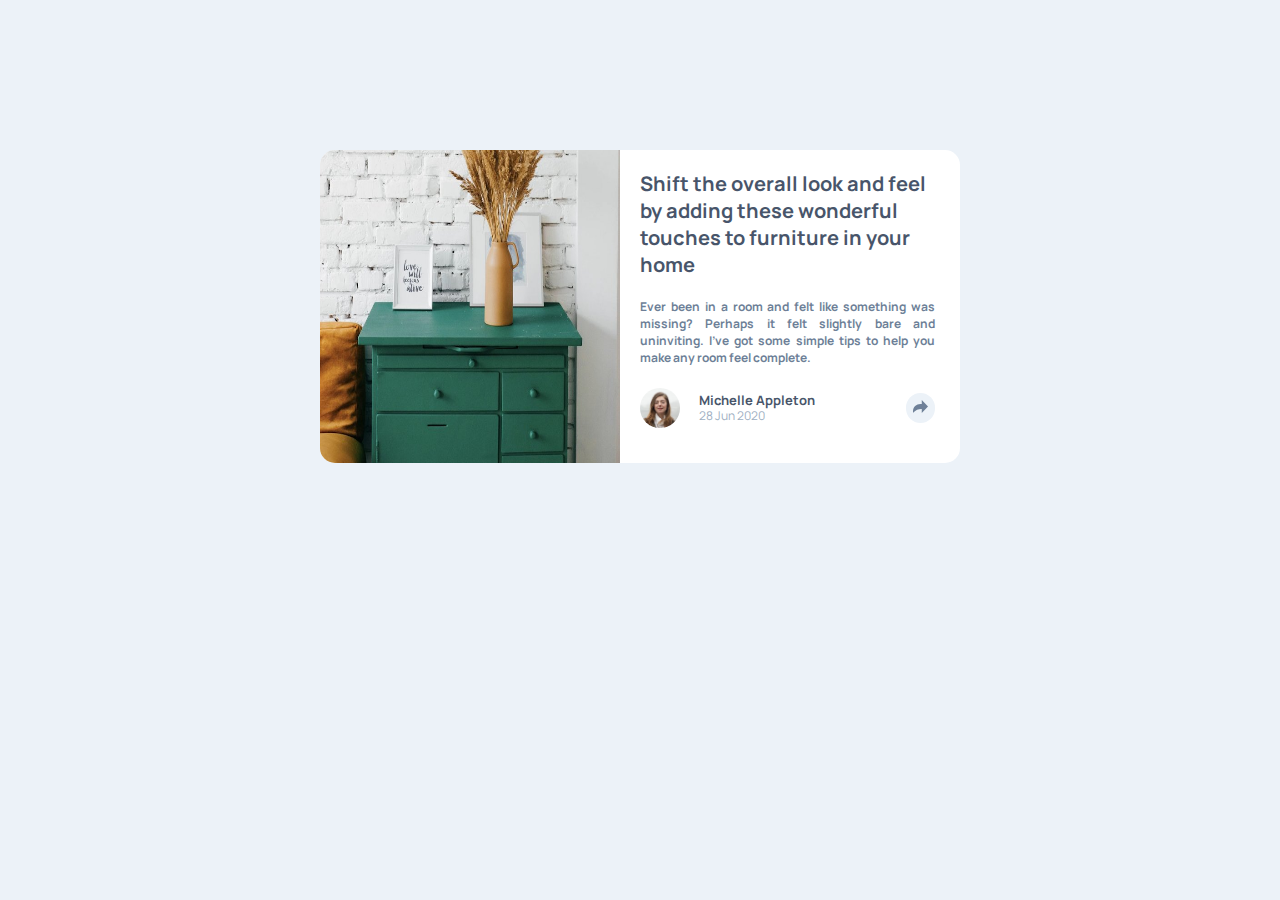
<file: article-preview-component-master/index.html>
<!DOCTYPE html>
<html lang="en">
<head>
  <meta charset="UTF-8">
  <meta name="viewport" content="width=device-width, initial-scale=1.0"> <!-- displays site properly based on user's device -->

  <link rel="icon" type="image/png" sizes="32x32" href="./images/favicon-32x32.png">
  <link rel="stylesheet" href="style.css">
  <title>Frontend Mentor | Article preview component</title>
</head>
<body>

  <main class="wrapper">
    <img class="img" src="./images/drawers.jpg" alt="">
    <div class="text__wrapper">
      <p class="title">
        Shift the overall look and feel by adding these wonderful 
        touches to furniture in your home
      </p>
      <p class="desc">
        Ever been in a room and felt like something was missing? Perhaps 
        it felt slightly bare and uninviting. I’ve got some simple tips 
        to help you make any room feel complete.
      </p>
      <div class="profile__wrapper">
        <img class="icon" src="./images/avatar-michelle.jpg" alt="">
        <div class="div__wrapper">
          <p class="name">Michelle Appleton</p>
          <p class="date">28 Jun 2020</p>
        </div>
        <div class="share__wrapper" id="share__wrapper">
          <img class="share" src="./images/icon-share.svg" alt="Share">
          <div class="share_message">
            SHARE
            <div class="share_message_svg">
              <img src="./images/icon-facebook.svg" alt="">
              <img src="./images/icon-twitter.svg" alt="">
              <img src="./images/icon-pinterest.svg" alt="">
            </div>
            <div class="triangle"></div>
          </div>
        </div>
      </div>
    </div>
  </main>
</body>
<script src="./index.js"></script>
</html>
</file>
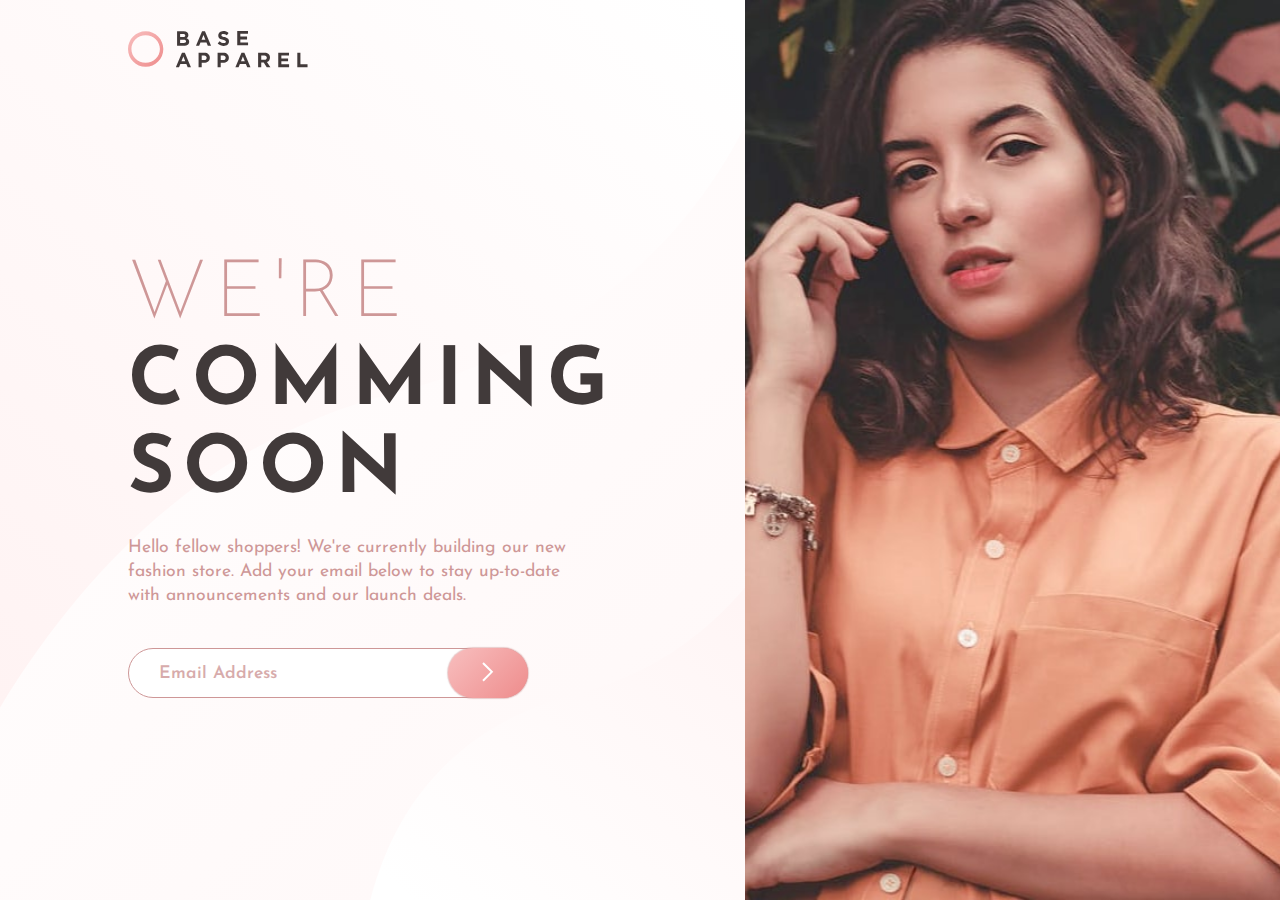
<file: base-apparel-coming-soon-master/index.html>
<!DOCTYPE html>
<html lang="en">
<head>
  <meta charset="UTF-8">
  <meta name="viewport" content="width=device-width, initial-scale=1.0"> <!-- displays site properly based on user's device -->

  <link rel="stylesheet" href="style.css">
  <link rel="icon" type="image/png" sizes="32x32" href="./images/favicon-32x32.png">
  
  <title>Frontend Mentor | Base Apparel coming soon page</title>

</head>
<body>
  <header><img src="./images/logo.svg" alt="Logo" class="Logo"></header>
  <div class="container">
    <div class="left">
      <h1>We're <br> <span>comming <br>soon</span></h1>
      <p>Hello fellow shoppers! We're currently building our new fashion store.
        Add your email below to stay up-to-date with announcements and our launch deals.</p>
        <form action="#">
          <input type="email" placeholder="Email Address">
          <img src="./images/icon-error.svg" class="error-icon" alt="">
          <button type="submit"><img src="./images/icon-arrow.svg" alt="submit"></button>
          <p class="error-text">Please, provide a valid email</p>
        </form>
        
    </div>
    <div class="right"></div>
  </div>
  <script src="./main.js"></script>
</body>
</html>
</file>
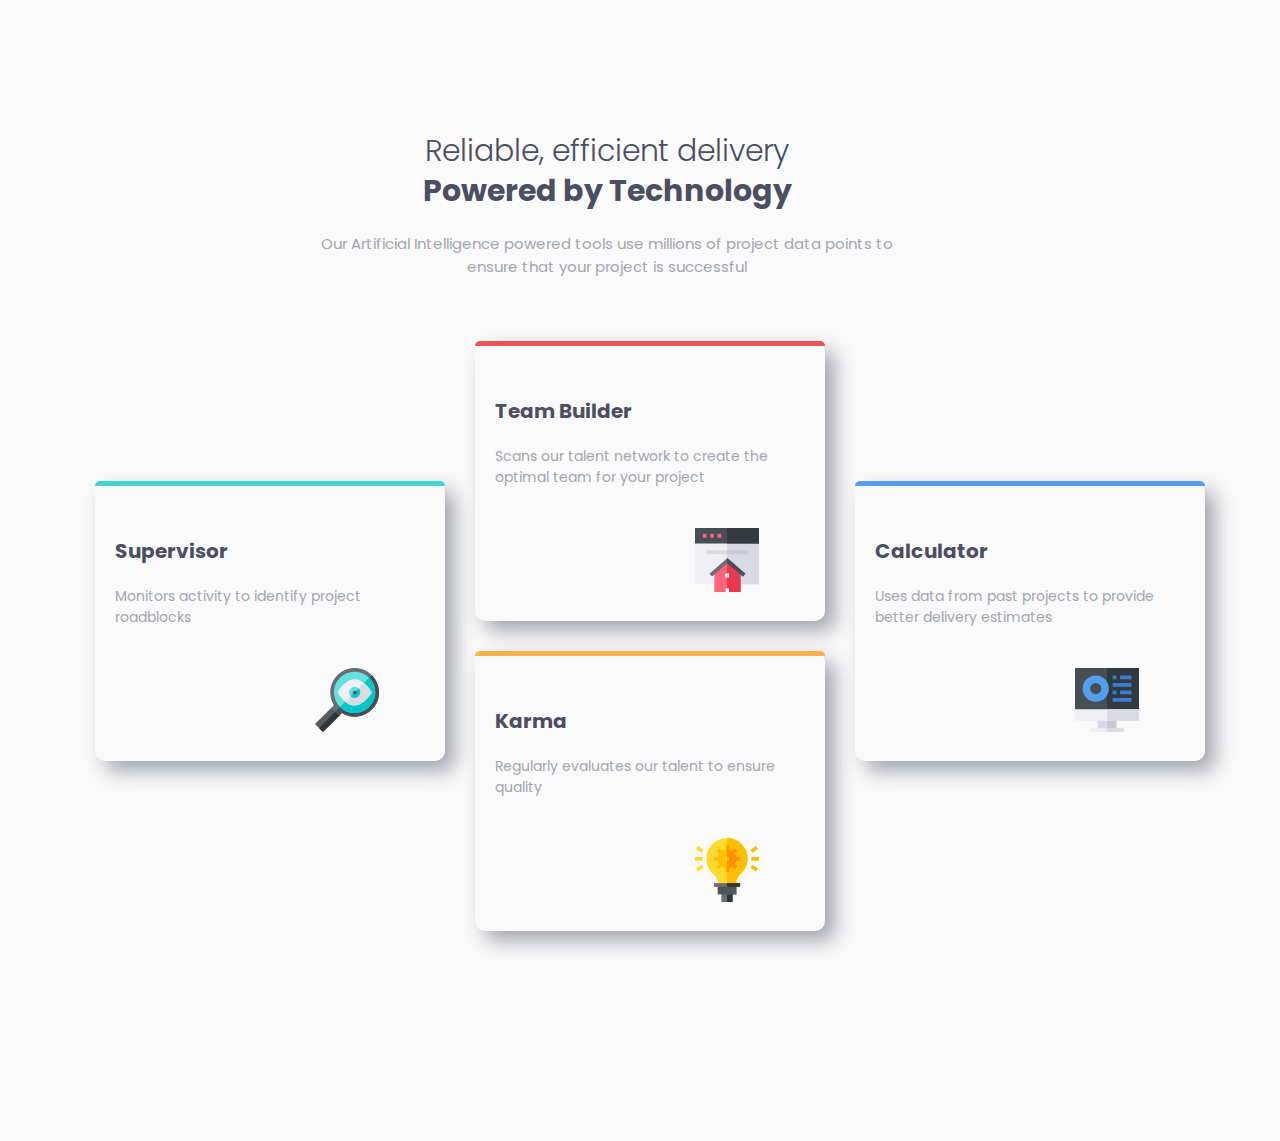
<file: four-card-feature-section-master/index.html>
<!DOCTYPE html>
<html lang="en">
<head>
  <meta charset="UTF-8">
  <meta name="viewport" content="width=device-width, initial-scale=1.0"> 
  <link rel="icon" type="image/png" sizes="32x32" href="./images/favicon-32x32.png">
  <link rel="stylesheet" href="style.css">
  <title>Frontend Mentor | Four card feature section</title>

</head>
<body>

  <main class="wrapper">

    <div class="wrapper__title">
      <h1 class="title">Reliable, efficient delivery</h1>
      <h1 class="subtitle">Powered by Technology</h1>
      <h2 class="desc">Our Artificial Intelligence powered tools use millions of project data points 
        to ensure that your project is successful</h2>
    </div>

    <div class="wrapper__cards">

      <div class="card supervisor">
        <div class="color_supervisor"></div>
        <h2 class="card_title">Supervisor</h2>
        <h3 class="card_desc">Monitors activity to identify project roadblocks</h3>
        <img src="./images/icon-supervisor.svg" alt="">
      </div>

      <div class="wrapper__middle__cards">

        <div class="card teamBuilder">
          <div class="color_teamBuilder"></div>
          <h2 class="card_title">Team Builder</h2>
          <h3 class="card_desc">Scans our talent network to create the optimal team for your project</h3>
          <img src="./images/icon-team-builder.svg" alt="">
        </div>

        <div class="card karma">
          <div class="color_karma"></div>
          <h2 class="card_title">Karma</h2>
          <h3 class="card_desc">Regularly evaluates our talent to ensure quality</h3>
          <img src="./images/icon-karma.svg" alt="">
        </div>
      </div>

      <div class="card calculator">
        <div class="color_calculator"></div>
        <h2 class="card_title">Calculator</h2>
        <h3 class="card_desc">Uses data from past projects to provide better delivery estimates</h3>
        <img src="./images/icon-calculator.svg" alt="">
      </div>

    </div>

  </main>
</body>
</html>
</file>
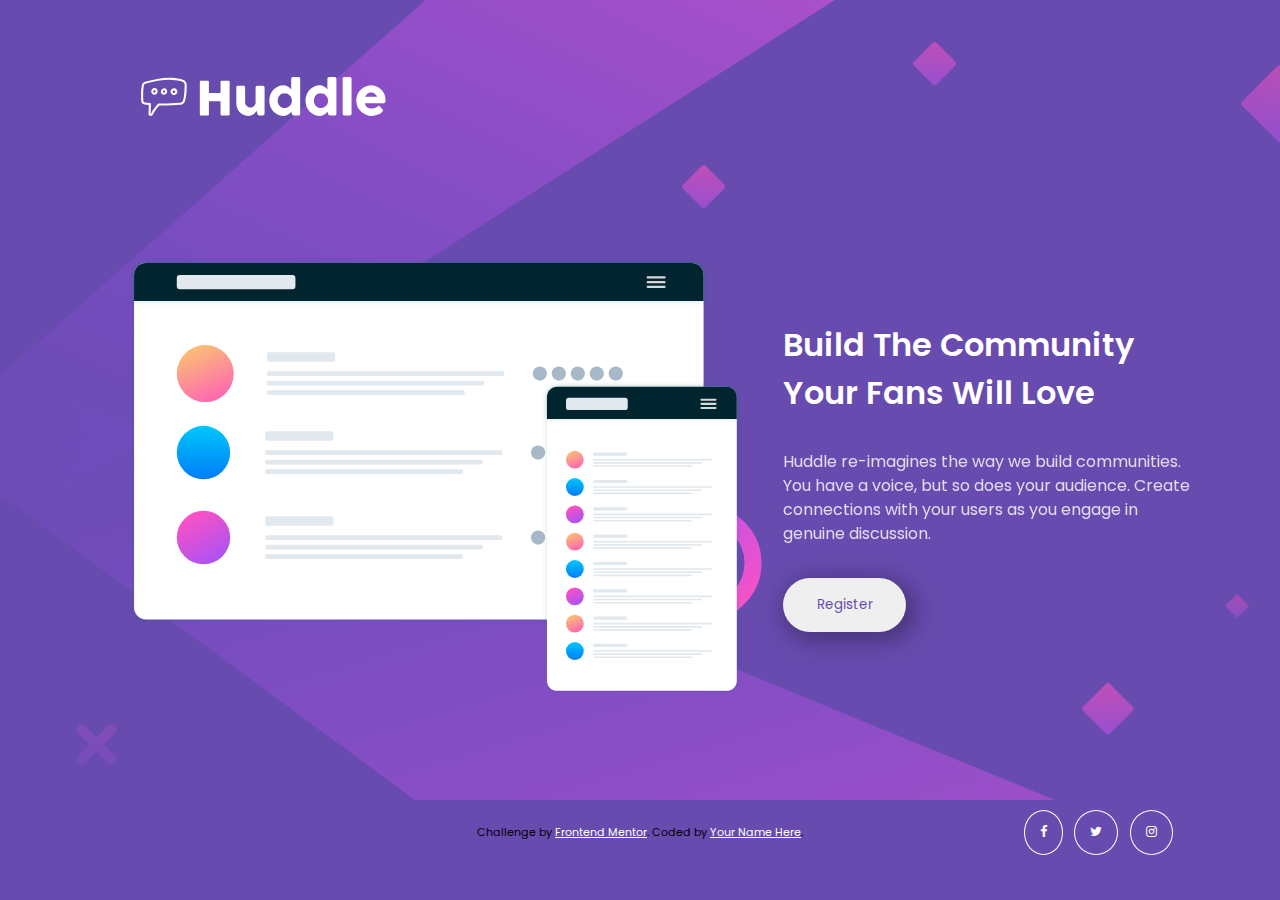
<file: huddle-landing-page-with-single-introductory-section-master/index.html>
<!DOCTYPE html>
<html lang="en">
<head>
  <meta charset="UTF-8">
  <meta name="viewport" content="width=device-width, initial-scale=1.0"> <!-- displays site properly based on user's device -->

  <link rel="icon" type="image/png" sizes="32x32" href="./images/favicon-32x32.png">
  <link rel="stylesheet" href="https://cdnjs.cloudflare.com/ajax/libs/font-awesome/4.7.0/css/font-awesome.min.css">
  <link rel="stylesheet" href="style.css">
  <title>Frontend Mentor | Huddle landing page with single introductory section</title>

  <!-- Feel free to remove these styles or customise in your own stylesheet 👍 -->
  <style>
    .attribution { font-size: 11px; text-align: center; }
    .attribution a { color: white; }
  </style>
</head>
<body>

  <img class="logo" src="./images/logo.svg" alt="">
  <main class="wrapper">
    <img class="mockups" src="./images/illustration-mockups.svg" >
    <div class="text">
      <h1 class="title">Build The Community Your Fans Will Love</h1>
      <p class="description">Huddle re-imagines the way we build communities. You have a voice, but so does your audience. 
      Create connections with your users as you engage in genuine discussion.</p>
    <form action="#">
      <button type="submit">Register</button>
    </form>
    </div>
  </main> 
  <div class="social">
    <a href="#" class="fa fa-facebook"></a>
    <a href="#" class="fa fa-twitter"></a>
    <a href="#" class="fa fa-instagram"></a>
  </div>
  <footer>
    <p class="attribution">
      Challenge by <a href="https://www.frontendmentor.io?ref=challenge" target="_blank">Frontend Mentor</a>. 
      Coded by <a href="#">Your Name Here</a>.
    </p>
  </footer>
</body>
<script src="./main.js"></script>
</html>
</file>
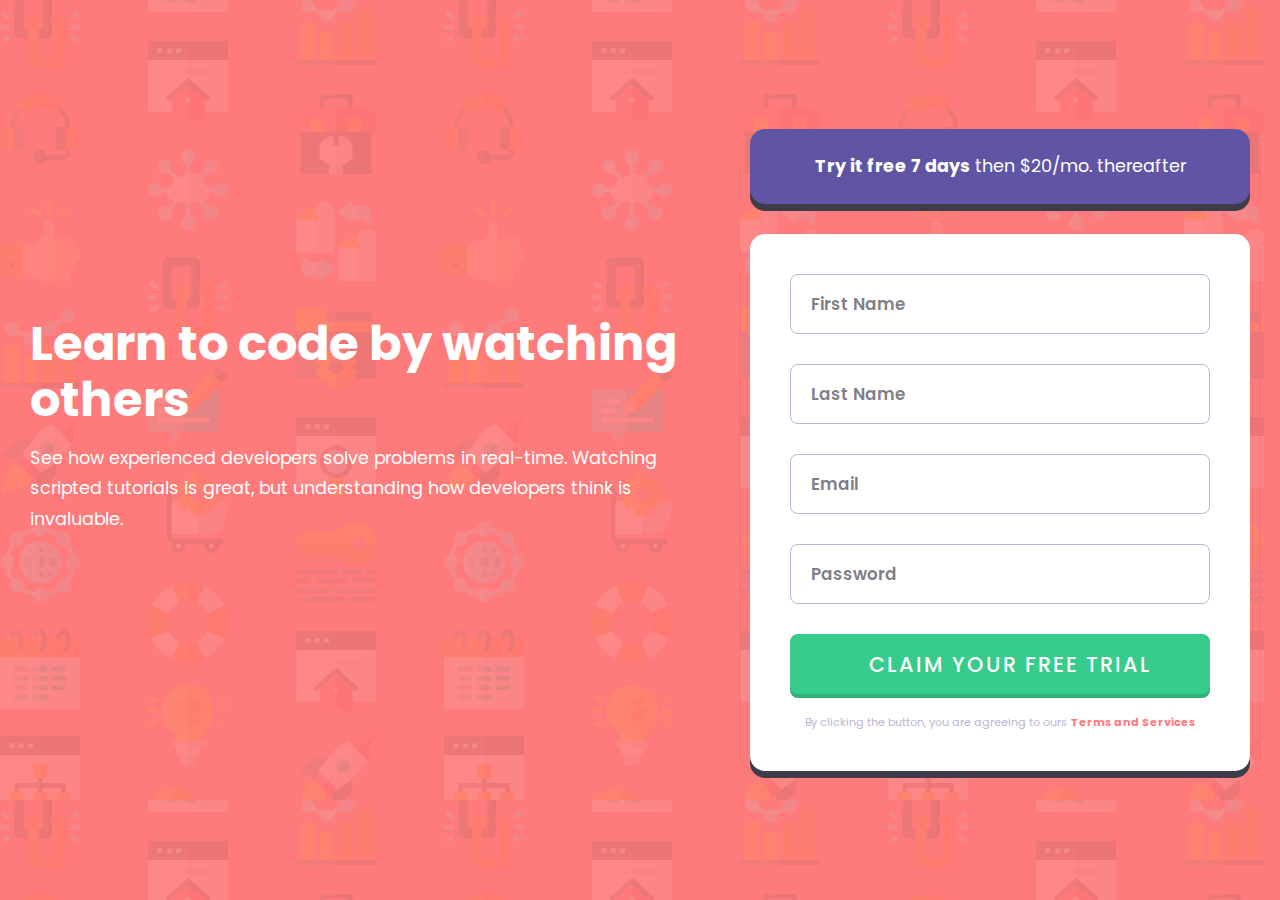
<file: intro-component-with-signup-form-master/index.html>
<!DOCTYPE html>
<html lang="en">
<head>
  <meta charset="UTF-8">
  <meta name="viewport" content="width=device-width, initial-scale=1.0"> 
  <link rel="icon" type="image/png" sizes="32x32" href="./images/favicon-32x32.png">
  <link rel="stylesheet" href="style.css">
  <title>Frontend Mentor | Intro component with sign up form</title>
</head>
<body>

  <section id="intro">
    <div class="container">
      <div class="left-col">
        <h1>Learn to code by watching others</h1>
        <p>See how experienced developers solve problems in real-time. Watching scripted tutorials is great, 
          but understanding how developers think is invaluable.</p>
      </div>
      <div class="right-col">
        <div class="top-box">
          <p><span>Try it free 7 days</span> then $20/mo. thereafter</p>
        </div>
        <div class="form-container">
          <form action="#">
            <div class="field-group">
              <label for="firstName">First Name</label>
              <input type="text" name="firstName" id="firstName" placeholder="First Name">
              <img src="./images/icon-error.svg" class="error-icon" alt="error-img">
              <p class="error-text">First Name cannot be empty</p>
            </div>

            <div class="field-group">
              <label for="lastName">Last Name</label>
              <input type="text" name="lastName" id="lastName" placeholder="Last Name">
              <img src="./images/icon-error.svg" class="error-icon" alt="error-img">
              <p class="error-text">Last Name cannot be empty</p>
            </div>

            <div class="field-group">
              <label for="email">Email</label>
              <input type="email" name="email" id="email" placeholder="Email">
              <img src="./images/icon-error.svg" class="error-icon" alt="error-img">
              <p class="error-text">Looks like this is not an email</p>
            </div>

            <div class="field-group">
              <label for="password">Password</label>
              <input type="password" name="password" id="password" placeholder="Password">
              <img src="./images/icon-error.svg" class="error-icon" alt="error-img">
              <p class="error-text">Password cannot be empty</p>
            </div>

            <button type="submit">Claim your free trial</button>
            <p class="form-footer">By clicking the button, you are agreeing to ours <span>Terms and Services</span></p>
          </form>
        </div>
      </div>
    </div>
  </section>
  
  
  <script src="main.js"></script>
</body>
</html>
</file>
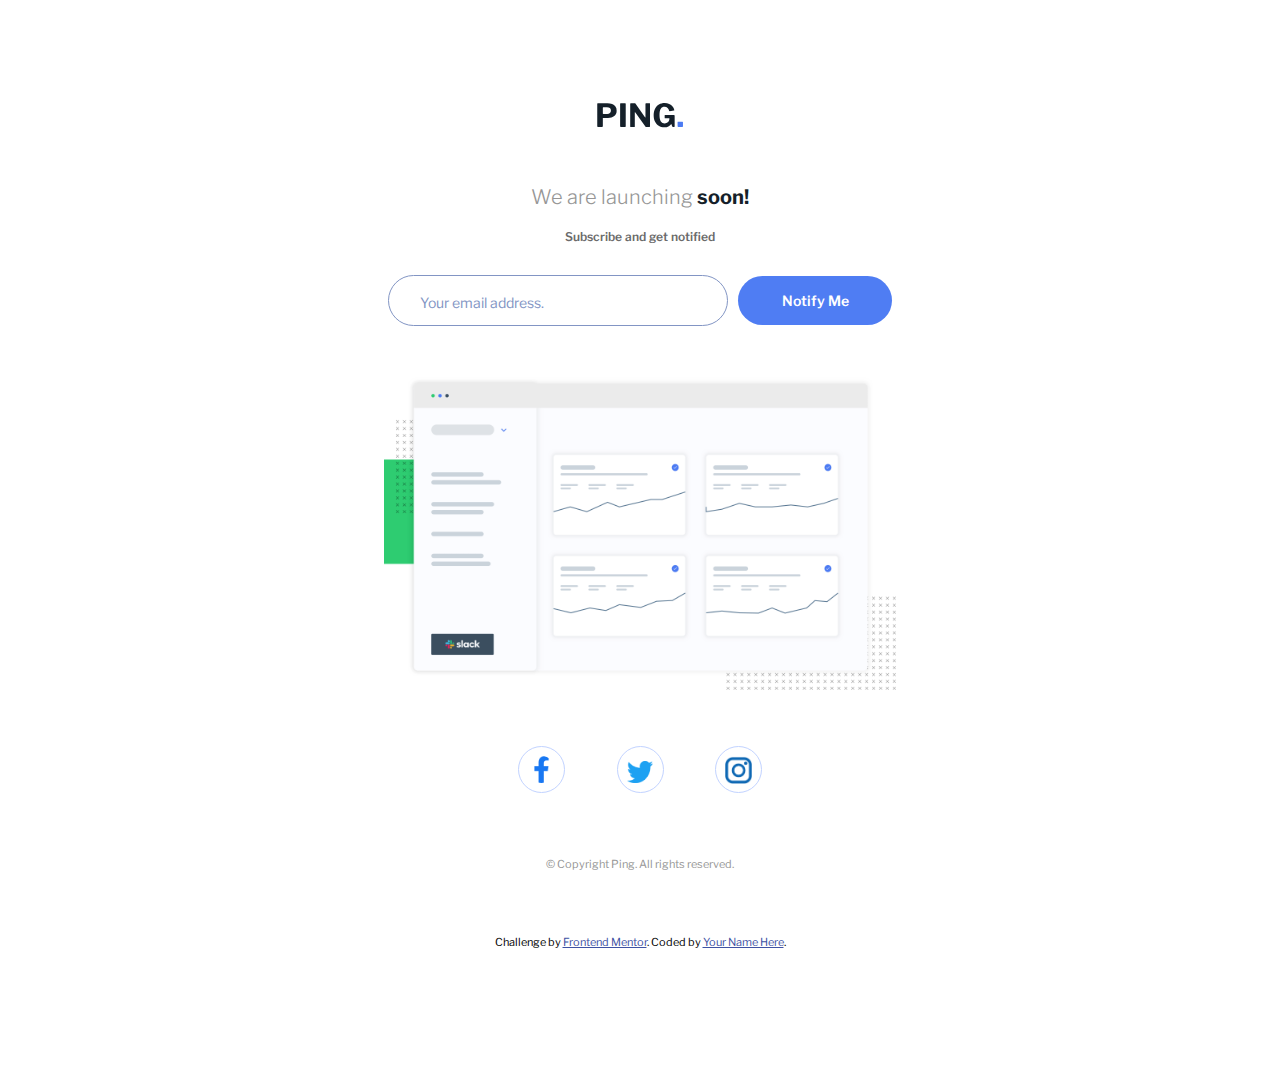
<file: ping-coming-soon-page-master/index.html>
<!DOCTYPE html>
<html lang="en">
<head>
  <meta charset="UTF-8">
  <meta name="viewport" content="width=device-width, initial-scale=1.0"> <!-- displays site properly based on user's device -->

  <link rel="icon" type="image/png" sizes="32x32" href="./images/favicon-32x32.png">
  
  <title>Frontend Mentor | Ping coming soon page</title>
  <link rel="stylesheet" href="style.css">
  <!-- Feel free to remove these styles or customise in your own stylesheet 👍 -->
  <style>
    .attribution { font-size: 11px; text-align: center; margin-bottom: 10%;}
    .attribution a { font-size: 11px;color: hsl(228, 45%, 44%); }
  </style>
</head>
<body>
  
  <main class="wrapper">
    <img class="logo" src="./images/logo.svg" alt="">
    <h1 class="title"><span>We are launching</span> soon!</h1>
    <p class="subtitle">Subscribe and get notified</p>
    <form action="#">
      <input type="email" name="email" id="email" placeholder="Your email address.">
      <p class="error-text">Please provide a valid email address</p>
      <button type="submit">Notify Me</button>
    </form>
    <img class="dashboard" src="./images/illustration-dashboard.png" alt="dashboard">
    <div class="social">
      <div class="facebook"><img src="./images/facebook.png" sizes="32x32" alt=""></div>
      <div class="twitter"><img src="./images/twiiter.png" sizes="32x32" alt=""></div>
      <div class="instagram"><img src="./images/instagram.png" sizes="32x32" alt=""></div>
    </div>

  </main>

  <footer>
    <p class="copyright">&copy; Copyright Ping. All rights reserved.</p>
    <p class="attribution">
      Challenge by <a href="https://www.frontendmentor.io?ref=challenge" target="_blank">Frontend Mentor</a>. 
      Coded by <a href="#">Your Name Here</a>.
    </p>
  </footer>
</body>
<script src="main.js"></script>
</html>
</file>
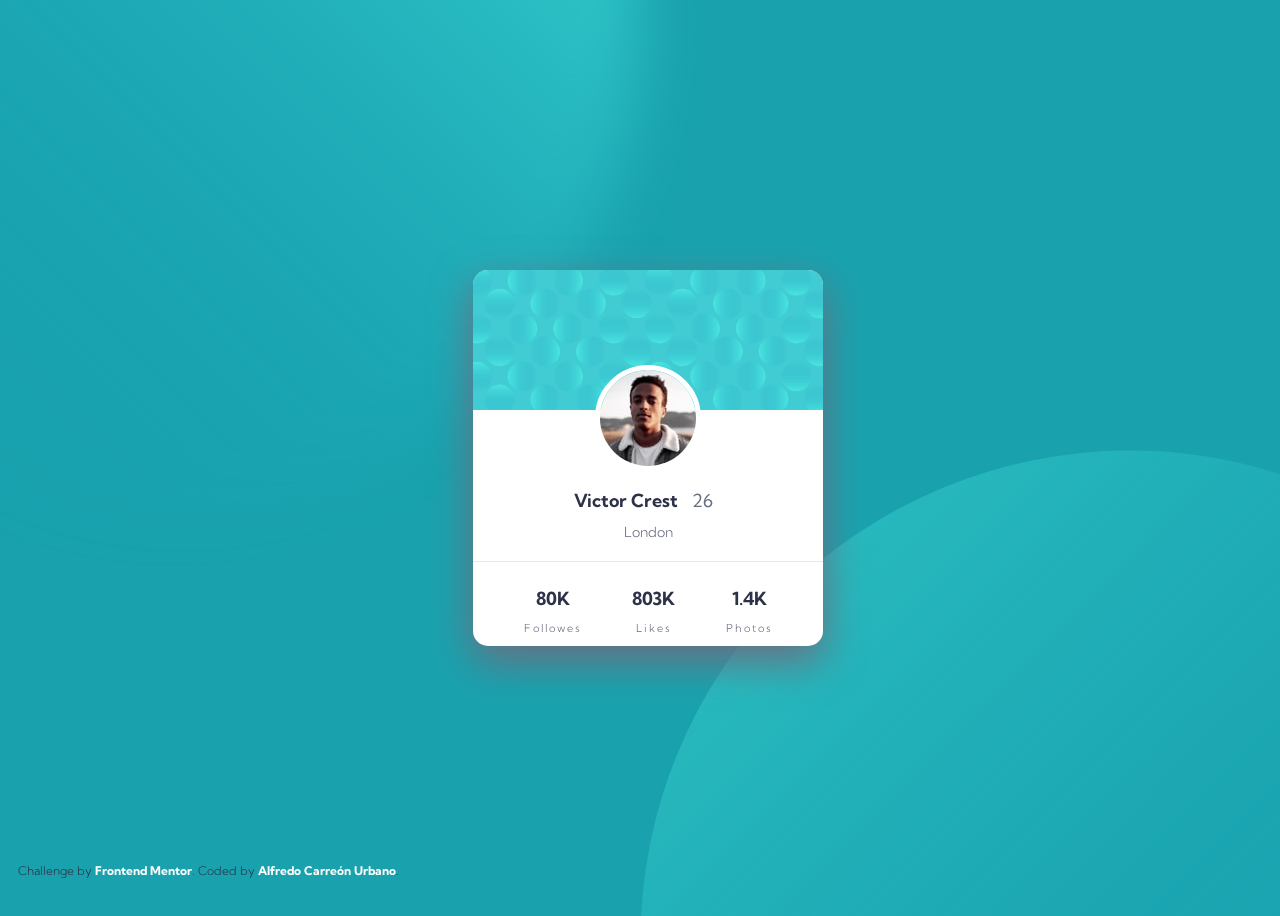
<file: profile-card-component-main/index.html>
<!DOCTYPE html>
<html lang="en">
<head>
  <meta charset="UTF-8">
  <meta http-equiv="X-UA-Compatible" content="IE=edge">
  <meta name="viewport" content="width=device-width, initial-scale=1.0">
  <link rel="icon" type="image/png" href="./images/favicon-32x32.png" sizes="32x32">
  <link rel="stylesheet" href="style.css">
  <title>Frontend Mentor | Profile card component</title>
</head>
<body>

  <div class="content">
    <img class="img-top" src="./images/bg-pattern-top.svg" alt="Image top"/>
    <div class="card">
      <div class="card__header">
        <img class="card__img" src="./images/bg-pattern-card.svg" alt="Image of banner"/>
        <div class="card__content-img">
          <img class="card__img-profile" src="./images/image-victor.jpg" alt="Image of profile" />
        </div>
      </div>
      <div class="card__body">
        <div class="card__info">
          <p class="card__name">Victor Crest <span class="card__age">26</span></p>
          <p class="card__live">London</p>
        </div>
        <div class="card__follow">
          <div class="card__info-follow">
            <p class="card__numbers">80K</p>
            <p class="card__text">Followes</p>
          </div>
          <div class="card__info-follow">
            <p class="card__numbers">803K</p>
            <p class="card__text">Likes</p>
          </div>
          <div class="card__info-follow">
            <p class="card__numbers">1.4K</p>
            <p class="card__text">Photos</p>
          </div>
        </div>
      </div>
    </div>
    <img class="img-bottom" src="./images/bg-pattern-bottom.svg" alt="Image bottom" />
  </div>
  <div class="attribution">
    <p class="">Challenge by <a href="https://www.frontendmentor.io?ref=challenge" target="_blank">Frontend Mentor</a>. 
    Coded by <a href="https://www.linkedin.com/in/alfredo-cu/">Alfredo Carreón Urbano</a>.</p>
  </div>
</body>
</html>
</file>
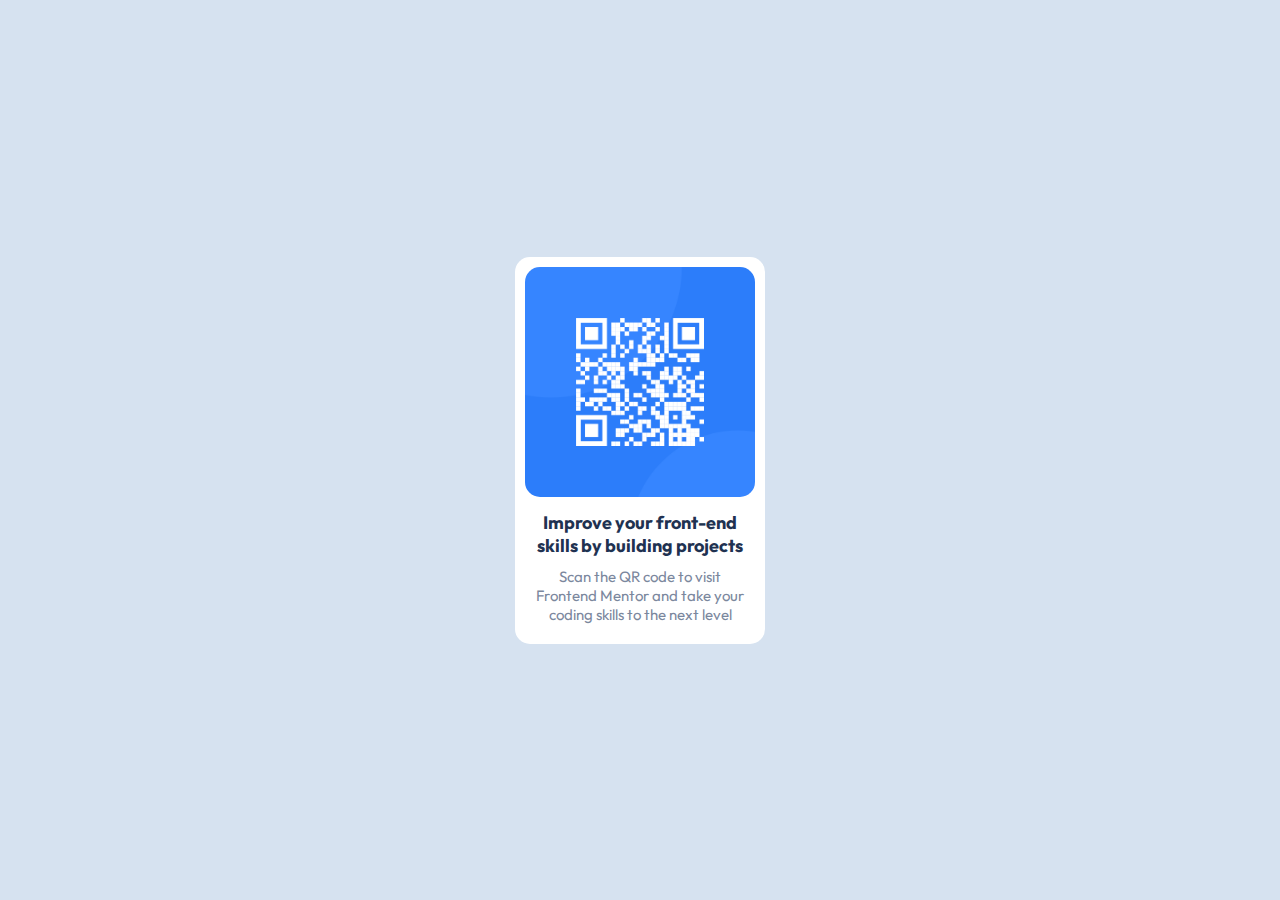
<file: qr-code-component-main/index.html>
<!DOCTYPE html>
<html lang="en">
<head>
  <meta charset="UTF-8">
  <meta name="viewport" content="width=device-width, initial-scale=1.0"> 

  <link rel="icon" type="image/png" sizes="32x32" href="./images/favicon-32x32.png">
  <link rel="preconnect" href="https://fonts.googleapis.com">
  <link rel="preconnect" href="https://fonts.gstatic.com" crossorigin>
  <link rel="stylesheet" href="https://fonts.googleapis.com/css2?family=Outfit:wght@300;400;600&display=swap">
  <link rel="stylesheet" href="style.css">
  
  <title>Frontend Mentor | QR code component</title>
  <style>
    .attribution { font-size: 11px; text-align: center; }
    .attribution a { color: hsl(228, 45%, 44%); }
  </style>
</head>
<body>

  <div class="card">
      <img src="./images/image-qr-code.png" alt="QR Code">
  
    <div class="text">
      <p id="title">
        Improve your front-end skills by building projects
      </p>
      <p id="desc">
        Scan the QR code to visit Frontend Mentor and take your coding skills to the next level
      </p>
    </div>
  </div>
</body>
</html>
</file>
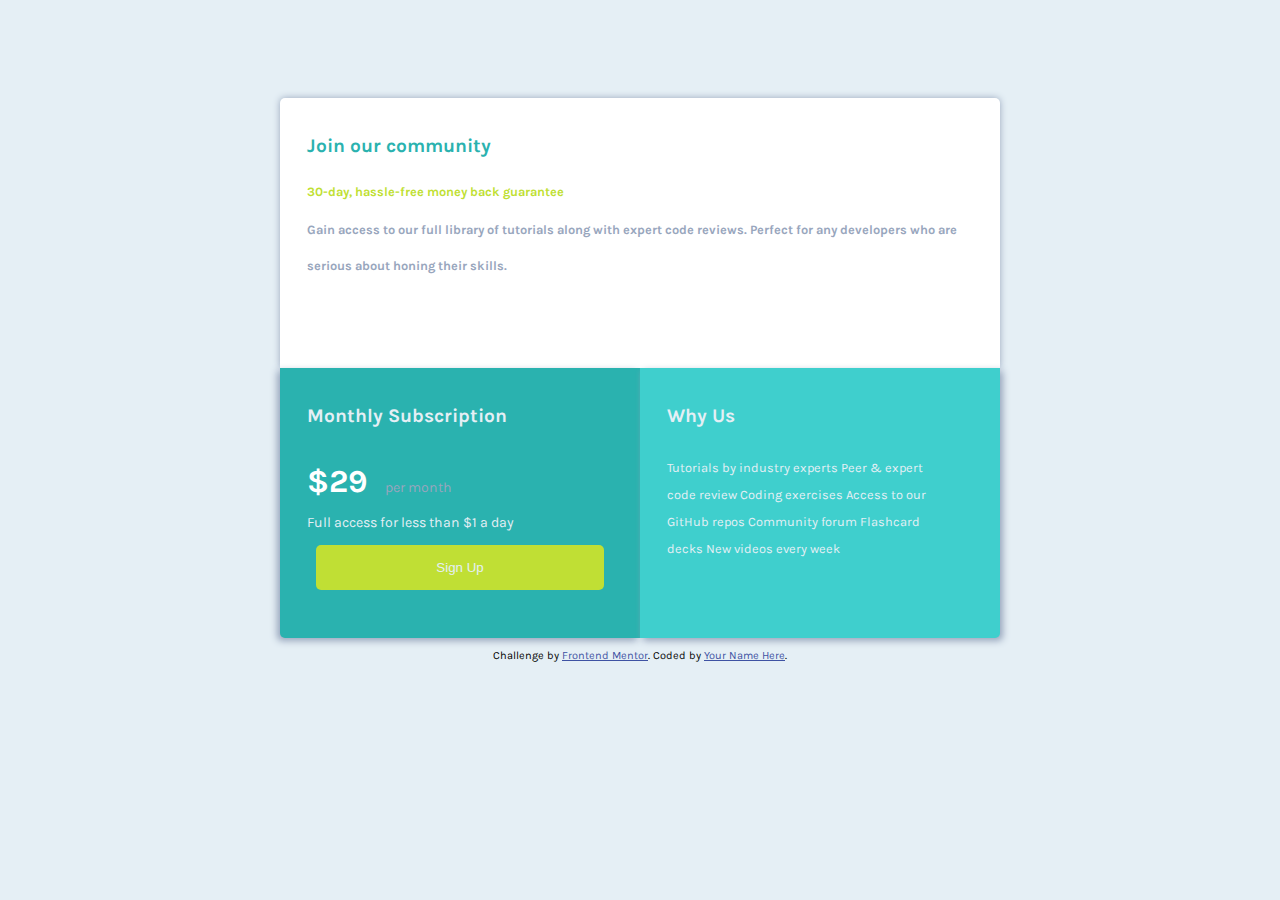
<file: single-price-grid-component-master/index.html>
<!DOCTYPE html>
<html lang="en">
<head>
  <meta charset="UTF-8">
  <meta name="viewport" content="width=device-width, initial-scale=1.0"> 

  <link rel="icon" type="image/png" sizes="32x32" href="./images/favicon-32x32.png">
  
  <title>Frontend Mentor | Single Price Grid Component</title>
  <link rel="stylesheet" href="style.css">

  <style>
    .attribution { font-size: 11px; text-align: center; }
    .attribution a { color: hsl(228, 45%, 44%); }
  </style>
</head>
<body>

  <main class="wrapper">
    <div class="card1">
      <h1 class="title">Join our community</h1>
      <p class="subtitle">30-day, hassle-free money back guarantee</p>
      <p class="description">Gain access to our full library of tutorials along with expert code reviews. 
        Perfect for any developers who are serious about honing their skills.</p>
    </div>
    <div class="wrapper_cards">
      <div class="card2">
        <h1 class="title">Monthly Subscription</h1>
        <p class="price"><span>$29</span> per month</p>
        <p class="description"> Full access for less than $1 a day</p>
        <button class="sign-up">Sign Up</button>
      </div>
      <div class="card3">
        <h1 class="title">Why Us</h1>
        <p class="description">  Tutorials by industry experts
          Peer & expert code review
          Coding exercises
          Access to our GitHub repos
          Community forum
          Flashcard decks
          New videos every week</p>
      </div>
    </div>
  </main>
  <footer>
    <p class="attribution">
      Challenge by <a href="https://www.frontendmentor.io?ref=challenge" target="_blank">Frontend Mentor</a>. 
      Coded by <a href="#">Your Name Here</a>.
    </p>
  </footer>
</body>
</html>
</file>
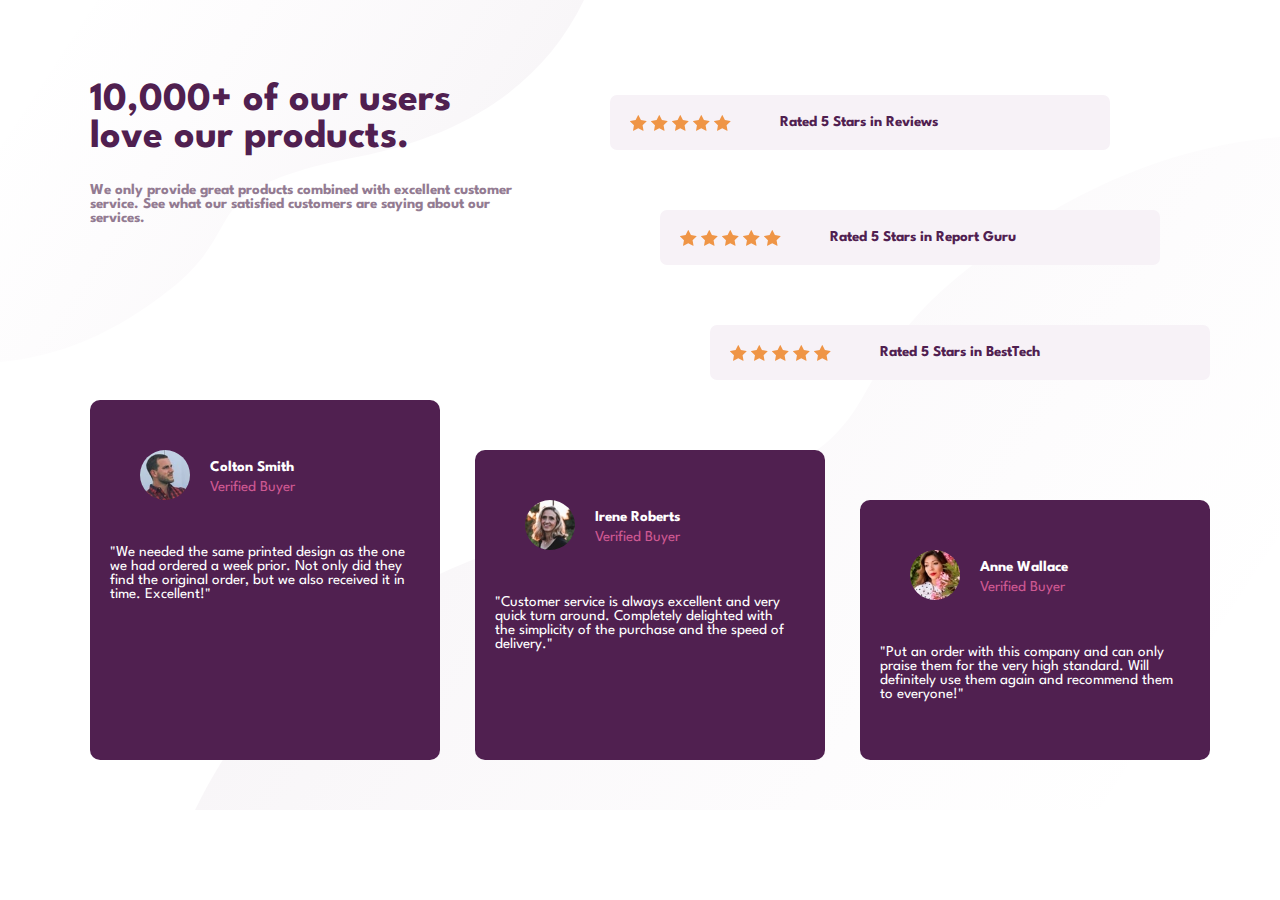
<file: social-proof-section-master/index.html>
<!DOCTYPE html>
<html lang="en">
  <head>
    <meta charset="UTF-8" />
    <meta name="viewport" content="width=device-width, initial-scale=1.0" />
    <link rel="icon" type="image/png" sizes="32x32" href="./images/favicon-32x32.png"/>
    <link rel="stylesheet" href="style.css">
    <title>Frontend Mentor | Social proof section</title>
  </head>
  <body>
    <main class="wrapper">
      <div class="wrapper__text">
        <h1 class="text_title">10,000+ of our users love our products.</h1>
        <p class="text_desc">We only provide great products combined with excellent customer service.
          See what our satisfied customers are saying about our services.
        </p>
      </div>

      <div class="wrapper__rate">
        <div class="rate_card reviews">
          <div class="rate_stars">
            <img src="./images/icon-star.svg" alt="">
            <img src="./images/icon-star.svg" alt="">
            <img src="./images/icon-star.svg" alt="">
            <img src="./images/icon-star.svg" alt="">
            <img src="./images/icon-star.svg" alt="">
          </div>
          <p class="rate_text">Rated 5 Stars in Reviews</p>
        </div>

        <div class="rate_card report">
          <div class="rate_stars">
            <img src="./images/icon-star.svg" alt="">
            <img src="./images/icon-star.svg" alt="">
            <img src="./images/icon-star.svg" alt="">
            <img src="./images/icon-star.svg" alt="">
            <img src="./images/icon-star.svg" alt="">
          </div>
          <p class="rate_text">Rated 5 Stars in Report Guru</p>
        </div>

        <div class="rate_card bestTech">
          <div class="rate_stars">
            <img src="./images/icon-star.svg" alt="">
            <img src="./images/icon-star.svg" alt="">
            <img src="./images/icon-star.svg" alt="">
            <img src="./images/icon-star.svg" alt="">
            <img src="./images/icon-star.svg" alt="">
          </div>
          <p class="rate_text">Rated 5 Stars in BestTech
          </p>
        </div>
      </div>

      <div class="wrapper__card">
        <div class="card colton">
          <img class="icon" src="./images/image-colton.jpg" alt="">
          <div class="titles">
            <p class="card_title">Colton Smith </p>
            <p class="sub_title">Verified Buyer</p>
          </div>
          <p class="desc">"We needed the same printed design as the one we had ordered a week prior.
            Not only did they find the original order, but we also received it in time.
            Excellent!"</p>
        </div>

        <div class="card irene">
          <img class="icon" src="./images/image-irene.jpg" alt="">
          <div class="titles">
            <p class="card_title">Irene Roberts</p>
            <p class="sub_title">Verified Buyer</p>
          </div>
          <p class="desc">"Customer service is always excellent and very quick turn around. Completely
            delighted with the simplicity of the purchase and the speed of delivery."</p>
        </div>

        <div class="card anne">
          <img class="icon" src="./images/image-anne.jpg" alt="">
          <div class="titles">
            <p class="card_title">Anne Wallace</p>
            <p class="sub_title">Verified Buyer</p>
          </div>
          <p class="desc">"Put an order with this company and can only praise them for the very high
            standard. Will definitely use them again and recommend them to everyone!"</p>
        </div>
      </div>
    </main>   
  </body>
</html>
</file>
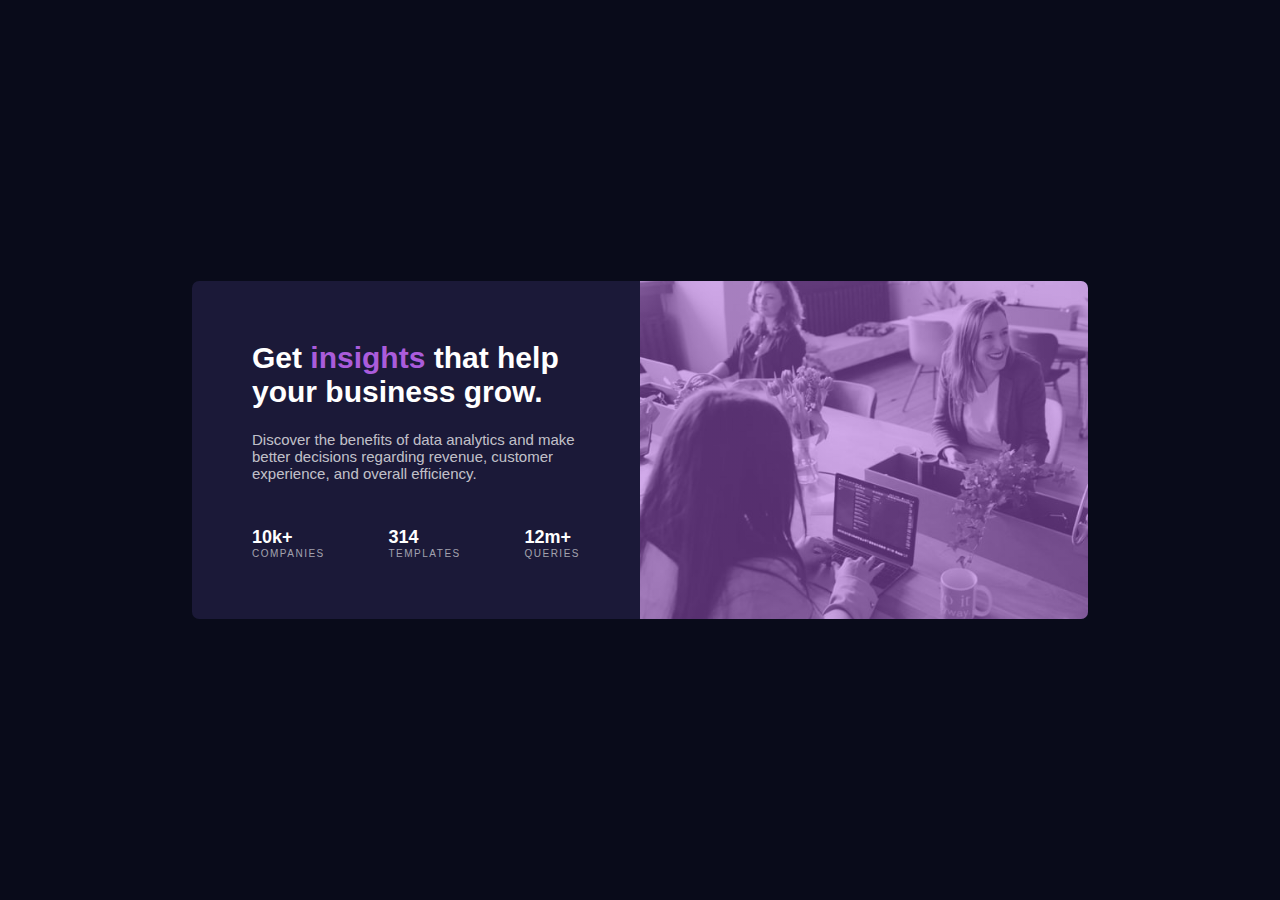
<file: stats-preview-card-component/src/index.html>
<!DOCTYPE html>
<html lang="en">
<head>
    <meta charset="UTF-8">
    <meta http-equiv="X-UA-Compatible" content="IE=edge">
    <meta name="viewport" content="width=device-width, initial-scale=1.0">

    <link rel="icon" type="image/png" sizes="32x32" href="../public/images/favicon-32x32.png">
    <link rel="stylesheet" href="../public/css/style.css">
    <title>Frontend Mentor | Stats preview card component</title>
</head>
<body>
    <div class="container">
        <div class="card">
            <div class="desc">
                <h1>Get <span>insights</span> that help your business
                    grow.</h1>
                <p>
                    Discover the benefits of data
                    analytics and make better decisions
                    regarding revenue, customer experience,
                    and overall efficiency. 
                </p>
                <div class="stats">
                    <div class="companies">
                        <div class="number">10k+</div>
                        <div class="name">companies</div>
                    </div>
                    <div class="templates">
                        <div class="number">314</div>
                        <div class="name">templates</div>
                    </div>
                    <div class="queries">
                        <div class="number">12m+</div>
                        <div class="name">queries</div>
                    </div>
                </div>
            </div>
            <div class="card-img"></div>
        </div>
    </div>
</body>
</html>
</file>
<file: article-preview-component-master/style.css>
@import url('https://fonts.googleapis.com/css2?family=Manrope:wght@500;700&display=swap');

:root{
    --veryDarkGreyishBlue: hsl(217, 19%, 35%);
    --desaturatedDarkBlue: hsl(214, 17%, 51%);
    --grayishBlue: hsl(212, 23%, 69%);
    --lightGrayishBlue: hsl(210, 46%, 95%);
    --fontSize: 13px;
}

*,
*:before,
*:after{
    box-sizing: border-box;
}

html{
    font-size: var(--fontSize);
}

body {
    font-family: 'Manrope', sans-serif;
    background: var(--lightGrayishBlue);
    justify-content: center;
    display: flex;
    align-content: center;
    margin: 0;
}

.wrapper {
    background-color: white;
    width: 50%;
    height: 5%;
    border-radius: 15px;
    margin-top: 150px;
    display: grid;
    grid-template-columns: 50% 50%;
}

.text__wrapper {
    margin-right: 25px;
}

.img {
    width: 300px;
    height: 100%;
    border-top-left-radius: 15px;
    border-bottom-left-radius: 15px;
}

.title{
    font-weight: 700;
    color: var(--veryDarkGreyishBlue);
    font-size: 20px;
}

.desc {
    color: var(--desaturatedDarkBlue);
    font-weight: 700;
    text-align: justify;
    font-size: 12px;
}

.profile__wrapper {
    display: grid;
    grid-template-columns: 20% 70% 10%;
}

.icon {
    margin-top: 10px;
    border-radius: 100px;
    width: 40px;
}

.div__wrapper {
    display: grid;
    grid-template-rows: 20% 20%;
}

.name {
    color: var(--veryDarkGreyishBlue);
    font-weight: 700;
    width: 150px;
}

.date {
    color: var(--grayishBlue);
    font-size: 12px;
    font-weight: 400;
}

.share__wrapper {
    margin-top: 15px;
    background-color: var(--lightGrayishBlue);
    border-radius: 100px;
    height: 30px;
}

.share {
    margin-top: 7px;
    margin-left: 7px;
}

.share_message {
    padding: 2%;
    background-color: var(--veryDarkGreyishBlue);
    color: var(--lightGrayishBlue);
    display: flex;
    width: 15%;
    height: 1%;
    align-items: center;
    border-radius: 10px;
    justify-content: space-around;
    position: absolute;
    top: 42%;
    left: 65%;
    display: none;
}

.share_message_svg {
    margin-left: 5px;
}

.share_message .share_message_svg {
    display: flex;
    align-items: center;
    width: 50%;
    justify-content: space-evenly;
}

.share_message .triangle {
    width: 20px;
    height: 20px;
    background-color: var(--veryDarkGreyishBlue);
    position: absolute;
    top: 75%;
    left: 40%;
    transform: rotate(0deg) rotate(45deg);
}
</file>
<file: base-apparel-coming-soon-master/style.css>
@import url('https://fonts.googleapis.com/css2?family=Josefin+Sans:wght@300;400;600&display=swap');


:root {
    --desaturatedRed: hsl(0, 36%, 70%);
    --softRed: hsl(0, 93%, 68%);
    --darkGrayishRed: hsl(0, 6%, 24%);
    --fontSize: 16px;
}

* {
    padding: 0;
    margin: 0;
    box-sizing: border-box;
}

body {
    font-family: 'Josefin Sans', sans-serif;
    font-size: var(--fontSize)
}

header {
    height: auto;
    padding: 30px;
}

header img {
    width: 150px;
}

.container {
    min-height: 100vh;
    width: 100%;
    display: flex;
    flex-direction: column-reverse;
    align-items: center;
    justify-content: flex-end;
    text-align: center;
    background-image: linear-gradient(135deg, hsl(0,0%,100%), hsl(0, 100%, 98%));
}

.container .left {
    width: 100%;
    height: auto;
    padding: 50px 30px 0 30px;
}

.container .right {
    width: 100%;
    height: 250px;
    background-image: url(./images/hero-mobile.jpg);
    background-size: cover;
    background-position: center center;
}

.container .left h1 {
    font-size: 3.2rem;
    font-weight: 200;
    text-transform: uppercase;
    color: var(--desaturatedRed);
    line-height: 3.5rem;
    letter-spacing: .5rem;
}

.container .left h1 span {
    color: var(--darkGrayishRed);
    font-weight: 700;
}

.container .left p {
    max-width: 450px;
    margin: 0 auto;
    color: var(--desaturatedRed);
    line-height: 1.5rem;
    margin-top: 20px;
    margin-bottom: 40px;
}

.container form {
    position: relative;
    display: block;
    height: 50px;
    width: 100%;
    max-width: 400px;
    margin: 0 auto;
}

.container form input {
    position: absolute;
    width: 100%;
    height: 100%;
    outline: none;
    border-radius: 50px;
    left: 0;
    top: 0;
    border: 1px solid var(--desaturatedRed);
    padding-left: 30px;
    font-family: 'Josefin Sans', sans-serif;
    font-size: 1.1rem;
    font-weight: 600;
}

.container form button {
    cursor: pointer;
    position: absolute;
    right: 0;
    top: 0;
    height: 100%;
    width: 70px;
    border-radius: 50px;
    outline: none;
    border: none;
    background-image: linear-gradient(135deg, hsl(0, 80%, 86%), hsl(0,74%,74%));
    box-shadow: 0px 0px 1px 1px hsla(0, 36%, 70%, 0.466);  
}

.container form button:hover {
    background-image:  linear-gradient(135deg, hsl(0, 80%, 86%), hsla(0,52%,80%,0.781)); 
    box-shadow: 0px 0px 13px 2px #f4aaabbf;

}

.container form input::placeholder {
    color: var(--desaturatedRed);
    opacity: .8;
}

.container form .error-icon {
    position: absolute;
    top: 24%;
    right: 85px;
    display: none;
}

.container form .error-text {
    position: absolute;
    left: 30px;
    top: 40px;
    font-size: 1rem;
    display: none;
}

.container form.error .error-icon{
    display: block;
}

.container form.error .error-text{
    display: block;
}

.container form.error input {
    border: 2px solid hsl(0, 93%, 68%);
}



@media only screen and (min-width: 768px) {
    header {
        position: absolute;
        padding-left: 10%;
    }   
    header img {
        width: 180px;
    }
    .container {
        flex-direction: row;
        padding-top: 0;
        padding-bottom: 0;
    }
    .container .right {
        width: 80%;
        height: 100vh;
        background-image: url(./images/hero-desktop.jpg);
    }
    .container .left {
        width: 100%;
        height: 100vh;
        padding-top: 28vh;
        text-align: left;
        padding-left: 10%;
        background-image: url(./images/bg-pattern-desktop.svg);
        background-position: center;
        background-size: cover;
    }
    .container .left h1 {
        font-size: 5rem;
        line-height: 5.5rem;
    }
    .container .left p {
        margin-left: 0;
        font-size:  1.1rem;
    }
    .container form {
        margin-left: 0;
    }
    .container form button {
        width: 80px;
    }
}
</file>
<file: four-card-feature-section-master/style.css>
@import url('https://fonts.googleapis.com/css2?family=Poppins:wght@200;400;600&display=swap');

:root {
    --red: hsl(0, 78%, 62%);
    --cyan: hsl(180, 62%, 55%);
    --orange: hsl(34, 97%, 64%);
    --blue: hsl(212, 86%, 64%);
    --veryDarkBlue: hsl(234, 12%, 34%);
    --grayishBlue: hsl(229, 6%, 66%);
    --veryLightGray: hsl(0, 0%, 98%);
    --fontSize: 15px;
}

*,
*:before,
*:after {
    box-sizing: border-box;
}

html {
    font-size: var(--fontSize);
}

body {
    font-family: 'Poppins', sans-serif;
    background: var(--veryLightGray);
    display: flex;
    align-content: center;
    justify-content: center;
    margin: 0;
}

.wrapper {
    align-content: center;
    display: grid;
    margin-top: 10%;
}

.wrapper__title {
    text-align: center;
    width: 600px;
    display: grid;
    margin-left: 20%;
    grid-template-rows: 10% 35% ;
}

.title {
    color: var(--veryDarkBlue);
    font-weight: 300;
    margin: 0;
}

.subtitle {
    color: var(--veryDarkBlue);
}

.desc {
    font-size: 15px;
    color: var(--grayishBlue);
    font-weight: 400;
}

.wrapper__cards {
    display: grid;
    grid-template-columns: 380px 380px 350px;
}

.wrapper__middle__cards {
    display: grid;
    grid-template-rows: 310px 500px;
}

.card { 
    margin: 10px;
    background: var(--veryLightGray);
    border-radius: 10px;
    width: 350px;
    height: 280px;
    box-shadow: 10px 10px 20px var(--grayishBlue);
} 

.card_title {
    font-size: 20px;
    margin-top: 50px;
    margin-left: 20px;
    color: var(--veryDarkBlue);
}

.card_desc {
    font-size: 14px;
    color: var(--grayishBlue);
    font-weight: 400;
    margin: 20px;
}

img {
    margin-top: 20px;
    margin-left: 220px;
}

.color_supervisor {
    border-top-left-radius: 10px;
    border-top-right-radius: 10px;
    width: 100%;
    height: 5px;
    background-color: var(--cyan);
}

.color_teamBuilder {
    border-top-left-radius: 10px;
    border-top-right-radius: 10px;
    width: 100%;
    height: 5px;
    background-color: var(--red);
}

.color_karma {
    border-top-left-radius: 10px;
    border-top-right-radius: 10px;
    width: 100%;
    height: 5px;
    background-color: var(--orange);
}

.color_calculator {
    border-top-left-radius: 10px;
    border-top-right-radius: 10px;
    width: 100%;
    height: 5px;
    background-color: var(--blue);
}

.supervisor {
    margin-top: 150px;
}

.calculator {
    margin-top: 150px;  
}
</file>
<file: huddle-landing-page-with-single-introductory-section-master/style.css>
@import url('https://fonts.googleapis.com/css2?family=Poppins:wght@400;600&display=swap');
@import url('https://fonts.googleapis.com/css2?family=Poppins:wght@400;600&display=swap');

:root {
    --violet: hsl(257, 40%, 49%);   
    --softMagenta: hsl(300, 69%, 71%);
}

* {
    margin: 0;
    padding: 0;
    font-family: 'Poppins', sans-serif;
}

body {
    background-image: url(./images/bg-mobile.svg);
    background-repeat: no-repeat;
    background-color: var(--violet);    
    align-items: center;
    align-content: center;
    justify-content: center;
    text-align: center
}

.wrapper {
    margin: 10%;
    max-width: 90%;
    align-items: center;
    align-content: center;
    justify-content: center;
    text-align: center
}

.logo {
    display: flex;
    margin-left: 10%;
    margin-top: 5%;
    max-width: 20vh;
}

.wrapper .mockups {
    margin-top: 10%;
    max-width: 90%;
}

.wrapper .title {
    margin-top: 10%;
    color: white;
    font-weight: 300;
    font-size: 1.5rem;
}

.wrapper .description {
    margin-top: 8%;
    color: white;
    font-size: 1rem;
    line-height: 1.5rem;
    opacity: 0.8;
}

.wrapper form button {
    border: none;
    margin-top: 8%;
    width: 70%;
    height: 6vh;
    border-radius: 50px;
    color: var(--violet);
    box-shadow: 5px 5px 22px 5px rgba(0,0,0,0.3);
    cursor: pointer;
}

.wrapper form.error button {
    background-color: var(--softMagenta);
    color: white;
}

.social {
    margin-top: 10%;
    margin-bottom: 10%;
}

.fa {
    padding: 2%;
    font-size: .8rem;
    width: 2vh;
    text-align: center;
    text-decoration: none;
    border-radius: 50%;
    margin-right: 5%;
}

.fa-facebook {
    border: 1px solid white;
    color: white;
}

.fa-twitter {
    border: 1px solid white;
    color: white;
}

.fa-instagram {
    border: 1px solid white;
    color: white;
}

@media only screen and (min-width: 1000px){
    body {
        background-image: url(./images/bg-desktop.svg);
    }
    .logo {
        max-width: 30vh;
    }
    .wrapper {
        display: flex;
        flex-direction: row;
        text-align: left;
    }
    .wrapper .mockups {
        margin-top: 0;
        max-width: 60%;
    }
    .wrapper .title {
        margin-top: 0;
        margin-left: 10%;
        font-size: 2rem;
        font-weight: 600;
    }
    .wrapper .description {
        margin-left: 10%;
        min-width: 100%;
    }
    .wrapper form button {
        margin-left: 10%;
        width: 30%;
    }
    .social {
        display: flex;
        flex-direction: row;
        margin-top: 0;
        position: absolute;
        left: 80%;
        top: 90%;
    }
    .fa {
        padding: 15px;
        width: 15px;
        margin-right: 8%;
    }
}
</file>
<file: intro-component-with-signup-form-master/style.css>
@import url('https://fonts.googleapis.com/css2?family=Poppins:wght@400;500;600;700&display=swap');


:root {
    --red: hsl(0, 100%, 74%);
    --green: hsl(154, 59%, 51%);
    --blue: hsl(248,32%,49%);
    --darkBlue: hsl(249, 10%, 26%);
    --grayishBlue: hsl(246, 25%, 77%);
    --fontSize: 16px;
}

* {
    padding: 0;
    margin: 0;
    box-sizing: border-box;
}

.error-text,
.error-icon {
    display: none;
}

.field-group.error .error-text,
.field-group.error .error-icon {
    display: block;
}

.field-group.error input {
    border: 2px solid var(--red);
}

html {
    font-size: 16px;
    font-family: 'Poppins', sans-serif;
}

#intro {
    min-height: 100vh;
    width: 100%;
    display: flex;
    align-items: center;
    justify-content: center;
    background-image: url(./images/bg-intro-mobile.png);
    background-color: var(--red);
    padding: 100px 0;
}

.container {
    display: flex;
    align-items: center;
    justify-content: center;
    flex-direction: column;
    text-align: center;
    padding: 0 30px;
    max-width: 1300px;
    margin: 0 auto;
}

.left-col {
    flex: 1;
    margin-bottom: 50px;
}

.left-col h1 {
    color: white;
    font-size: 2.5rem;
    line-height: 3rem;
    margin-bottom: 15px;
}

.left-col p {
    color: white;
    font-size: 1.1rem;
    line-height: 1.9rem;
}

.right-col {
    flex: 1;
}

.right-col .top-box {
    background-color: var(--blue);
    color: white;
    padding: 15px 90px;
    border-radius: 15px;
    box-shadow: 0 7px var(--darkBlue);
    margin-bottom: 30px;
}

.right-col .top-box p {
    font-size: 1.3rem;
    line-height: 2.2rem;
}

.right-col .top-box p span {
    font-weight: 700;
}

.right-col .form-container {
    background-color: white;
    padding: 30px;
    border-radius: 15px;
    box-shadow: 0 7px var(--darkBlue);
}

.field-group {
    position: relative;
    margin-bottom: 25px;
}

.right-col label {
    display: none;
}

.right-col input,
.right-col button[type = submit] {
    width: 100%;
    height: 60px;
    margin-bottom: 5px;
    border-radius: 8px;
    border: 1.3px solid var(--grayishBlue);
    padding-left: 20px;
    outline: none;
    color: var(--darkBlue);
    font-family: 'Poppins';
    font-size: 1.1rem;
    font-weight: 600;
}

.right-col input:focus {
    border: 1.5px solid var(--darkBlue);
}

.right-col input::placeholder {
    color: hsla(249, 10%, 26%, 0.678);
    font-size: 1.1rem;
    font-weight: 600;
    font-family: 'Poppins';
}

.right-col button[type = submit] {
    cursor: pointer;
    border: none;
    background-color: var(--green);
    box-shadow: 0px 4px hsl(154, 56%, 44%);
    color: white;
    font-weight: 500;
    font-size: 1.3rem;
    text-transform: uppercase;
    letter-spacing: 2px;
    margin-bottom: 0;
}

.right-col button[type = submit]:hover {
    background-color: hsl(154, 80%, 63%);
}

.right-col .form-footer {
    margin-top: 10px;
    color: hsl(246, 25%, 77%);
}

.right-col .form-footer span {
    color: var(--red);
    font-weight: 700;
}

.error-icon {
    position: absolute;
    top: 28%;
    right: 20px;
}

.error-text {
    text-align: right;
    font-size: .8rem;
    font-style: italic;
    color: var(--red);
    font-weight: 500;
}

@media only screen and (min-width: 1000px) {
    #intro {
        background-image: url(./images/bg-intro-desktop.png);
    }

    .container {
        flex-direction: row;
    }

    .left-col {
        text-align: left;
        padding-right: 50px;
    }

    .left-col h1 {
        font-size: 3rem;
        line-height: 3.5rem;
    }

    .left-col p {
        font-size: 1.1rem;
    }

    .right-col {
        max-width: 500px;
    }

    .right-col .top-box p {
        font-size: 1.1rem;
    }

    .right-col .top-box {
        padding: 20px;
    }

    .right-col .form-container {
        padding: 40px;
    }

    .right-col input,
    .right-col input::placeholder {
        font-size: 1.05rem;
    }
    
    .right-col .form-footer {
        margin-top: 20px;
        font-size: .7rem;
    }
}
</file>
<file: ping-coming-soon-page-master/style.css>
@import url('https://fonts.googleapis.com/css2?family=Libre+Franklin:wght@300;600;700&display=swap');

:root {
    --blue: hsl(223, 87%, 63%);
    --paleBlue: hsl(223, 100%, 88%);
    --lightRed: hsl(354, 100%, 66%);
    --gray: hsl(0, 0%, 59%);
    --veryDarkBlue: hsl(209, 33%, 12%);
    --fontSize: 20px;
}

* {
    margin: 0;
    padding: 0;
    font-family: 'Libre Franklin', sans-serif;
    font-size: 20px;
}

body {
    justify-content: center;
    align-items: center;
    text-align: center;
}

.wrapper {
    margin-left: 10%;
    margin-right: 10%;
    
}
.wrapper .logo {
    margin-top: 30%;
    max-width: 20%;
}

.wrapper .title {
    margin-top: 10%;
    color: var(--veryDarkBlue);
}

.wrapper .title span {
    color: var(--gray);
    font-weight: 300;
}

.wrapper .subtitle {
    font-size: .6rem;
    margin-top: 5%;
    color: hsl(0, 0%, 42%);;
    font-weight: 600;
}

.wrapper form input {
    padding-left: 10%;
    margin-top: 10%;
    border-radius: 50px;
    outline: none;
    border: 1px solid hsl(223, 36%, 64%);
    height: 5.5vh;
    width: 90%;
}
.wrapper form .error-text {
    text-align: left;
    margin-top: 1%;
    font-size: .5rem;
    color: var(--lightRed);
    display: none;
}

.wrapper form.error input {
    border: 1px solid var(--lightRed);
}

.wrapper form.error .error-text {
    display: block;
}

.wrapper form input::placeholder {
    font-size: .7rem;
    color: hsl(223, 36%, 64%);
    margin-left: 10%;
}

.wrapper form button {
    cursor: pointer;
    margin-top: 3%;
    height: 5.5vh;
    width: 100%;
    border-radius: 50px;
    border: none;
    background-color: var(--blue);
    color: white;
    font-weight: 600;
    font-size: .7rem;
}

.wrapper .dashboard {
    margin-top: 20%;
    max-width: 100%;
}

.wrapper .social {
    display: flex;
    flex-direction: row;
    margin-top: 30%;
    align-items: center;
    justify-content: center;
}

.wrapper .social .facebook, 
.wrapper .social .twitter, 
.wrapper .social .instagram {
    width: 5vh;
    height: 5vh;
    border-radius: 100px;
    border: 1px solid var(--paleBlue);
    margin-left: 5%;
}

.wrapper .social .facebook img{
    max-width: 3vh;
    border-radius: 100px;
    margin-top: 20%;
}

.wrapper .social .twitter img{
    max-width: 3vh;
    margin-top: 30%;
}

.wrapper .social .instagram img{
    max-width: 3vh;
    margin-top: 20%;
}

footer .copyright {
    font-size: 11px;
    color: var(--gray);
    margin: 10%;
}

@media only screen and (min-width: 1000px){
    .wrapper .logo {
        margin-top: 10%;
    }
    .wrapper .title {
        margin-top: 5%;
    }
    .wrapper .subtitle {
        margin-top: 2%;
    }
    .wrapper form { 
        display: flex;
        flex-direction: row;
        align-items: center;
        justify-content: center;
    }
    .wrapper form input {
        width: 30%;
        margin-top: 3%;
        margin-right: 1%;
        padding-left: 3%;
    }
    .wrapper form button {
        width: 15%;
    }
    .wrapper .dashboard {
        margin-top: 5%;
        max-width: 50%;
    }
    .wrapper .social{
        margin-top: 5%;
    }
    footer .copyright{
        margin: 0;
        margin-top: 5%;
        margin-bottom: 5%;
    }
    .wrapper .social .facebook{
        margin-left: 0;
    }
    .wrapper form .error-text{
        position: absolute;
        top: 46%;
        left: 30%;
    }
}
</file>
<file: profile-card-component-main/style.css>
@import url('https://fonts.googleapis.com/css2?family=Kumbh+Sans:wght@300;400;700&display=swap');

body {
    font-size: 18px;
    background-color: hsl(185, 75%, 39%);
    font-family: 'Kumbh Sans', Arial, Helvetica, sans-serif;
}


.content{
    width: 100vw;
    height: 100vh;
    display: flex;
    align-items: center;
    justify-content: center;
}

.img-top{
    right: 50%;
    bottom: 43%;
    position: fixed;
    transition: 0.5s cubic-bezier(0.075, 0.85, 0.165, 0.6);
}

.img-top:hover{
    filter: blur(30px);
}

.img-bottom{
    top: 50%;
    left: 50%;
    position: fixed;
    transition: 0.5s cubic-bezier(0.075, 0.85, 0.165, 0.6);
}

.img-bottom:hover{
    filter: blur(30px);
}

.card{
    width: 350px;
    height: 376px;
    z-index: 1000;
    position: relative;
    border-radius: 15px;
    background-color: #ffffff;
    box-shadow: 0px 15px 40px 1px hsl(227, 10%, 46%);
}

.card__header{
    height: auto;
}

.card__img{
    margin: auto;
    border-radius: 15px 15px 0px 0px;
}

.card__content-img{
    bottom: 50px;
    display: flex;
    cursor: pointer;
    position: relative;
    transform: scale(1);
    justify-content: center;
    transition: transform 0.5s;
}

.card__content-img:hover{
    transform: scale(1.2);
}

.card__img-profile{
    border-radius: 50%;
    border: 5px solid #ffffff;
}

.card__body{
    bottom: 55px;
    position: relative;
}

.card__info{
    padding: 5px;
    display: flex;
    align-items: center;
    flex-direction: column;
}

.card__follow{
    display: flex;
    justify-content: center;
}

.card__name{
    font-weight: 700;
    color: hsl(229, 23%, 23%);
}

.card__age{
    margin: 0px 10px;
    font-weight: 400;
    color: hsl(227, 10%, 46%);
}

.card__live{
    font-size: 14px;
    font-weight: 300;
    margin: -7px 0 15px;
    color: hsl(227, 10%, 46%);
}

.card__follow{
    display: flex;
    padding-top: 25px;
    align-items: center;
    justify-content: space-evenly;
    border-top: 1px solid hsl(0, 0%, 91%);
}

.card__info-follow{
    text-align: center;
}

.card__numbers{
    margin: 0px;
    font-weight: 700;
    color: hsl(229, 23%, 23%);
}

.card__text{
    font-size: 11px;
    font-weight: 300;
    letter-spacing: 2px;
    color: hsl(227, 10%, 46%);
}

.attribution{
    bottom: 0px;
    padding: 10px;
    position: fixed;
    font-size: 12px;
    font-weight: 300;
    text-align: center;
    color: hsl(229, 23%, 23%);
}

.attribution a {
    color: #ffffff;
    font-weight: 700;
    text-decoration: none;
}

.attribution a:hover{
    font-weight: 300;
}
</file>
<file: qr-code-component-main/style.css>
*,
*::after,
*::before{
    box-sizing: border-box;
}

body,
html{
    font-family: 'Outfit', sans-serif;
    height: 100%;
    display: flex;
    justify-content: center;
    align-items: center;
}

body{
    background: hsl(212, 45%, 89%);
    font-size: 15px;
}

.card{
    max-width: 250px;
    padding: 10px;
    border-radius: 15px;
    background: white;
    box-shadow: 15px;
}

img{
    max-width: 100%;
    max-height: 100%;
    border-radius: 15px;
}

#title{
    margin: 10px;
    font-weight: bolder;  
    font-size: 18px;
    color: hsl(218, 44%, 22%) ;
    text-align: center;
}
#desc{
    text-align: center;
    margin: 10px;
    font-weight: 400;
    color: hsl(220, 15%, 55%);
}
</file>
<file: single-price-grid-component-master/style.css>
@import url('https://fonts.googleapis.com/css2?family=Karla:wght@400;700&display=swap');

:root {
    --cyan: hsl(179, 62%, 43%);
    --brightYellow: hsl(71, 73%, 54%);
    --lightGray: hsl(204, 43%, 93%);
    --grayishBlue: hsl(218, 22%, 67%);
    --fontSize: 16px;
}

* {
    box-sizing: border-box;
}
html {
    margin: 0;
    padding: 0;
    font-family: 'Karla', sans-serif;
    font-size: .8rem;
    background-color: var(--lightGray);
}
.wrapper {
    display: flex;
    flex-direction: column;
    align-items: center;
    justify-content: center;
}
.wrapper .card1 {
    align-items: center;
    justify-content: center;
    text-align: left;
    height: 40vh;
    width: 50vh;
    margin-top: 10vh;
    background-color: white;
    border-top-left-radius: 5px;
    border-top-right-radius: 5px;
    box-shadow: 0px 0px 7px var(--grayishBlue);
}
.wrapper .card1 h1 {
    color: var(--cyan);
    font-size: 1.5rem;
    margin-top: 4vh;
    margin-left: 3vh;
}
.wrapper .card1 .subtitle {
    margin-left: 3vh;
    margin-right: 5vh;
    margin-top: 3vh;
    color: var(--brightYellow);
    font-weight: 700;
}
.wrapper .card1 .description {
    margin-left: 3vh;
    margin-right: 1vh;
    line-height: 4vh;
    color: var(--grayishBlue);
    font-weight: bolder;
}
.wrapper .wrapper_cards {
    display: flex;
    flex-direction: column;
}
.wrapper .wrapper_cards .card2 {
    align-items: center;
    justify-content: center;
    text-align: left;
    height: 40vh;
    width: 50vh;
    background-color: var(--cyan);
    box-shadow: -3px 3px 7px var(--grayishBlue);
}

.wrapper .wrapper_cards .card2 h1 {
    color: var(--lightGray);
    font-size: 1.5rem;
    margin-top: 4vh;
    margin-left: 3vh;
}

.wrapper .wrapper_cards .card2 .price {
    margin-top: 4vh;
    margin-left: 3vh;
    font-size: 1.1rem;
    color: var(--grayishBlue);
}
.wrapper .wrapper_cards .card2 .price span {
    font-size: 2.5rem;
    color: white;
    font-weight: 700;
    margin-right: 1.5vh;
}

.wrapper .wrapper_cards .card2 .description {
    margin-left: 3vh;
    color: var(--lightGray);
    font-size: 1.1rem;
}
.wrapper .wrapper_cards .card2 button {
    background-color: var(--brightYellow);
    border: none;
    color: var(--lightGray);
    margin-top: 2vh;
    width: 80%;
    margin-left: 10%;
    height: 7vh;
    border-radius: 5px;
}
.wrapper .wrapper_cards .card3 {
    align-items: center;
    justify-content: center;
    text-align: left;
    height: 40vh;
    background-color: hsl(179, 60%, 53%);
    width: 50vh;
    border-bottom-left-radius: 5px;
    border-bottom-right-radius: 5px;
    box-shadow: 3px 3px 7px var(--grayishBlue);
}
.wrapper .wrapper_cards .card3 h1 {
    color: var(--lightGray);
    font-size: 1.5rem;
    margin-top: 4vh;
    margin-left: 3vh;
}
.wrapper .wrapper_cards .card3 .description {
    margin-left: 3vh;
    margin-top: 3vh;
    width: 30vh;
    color: var(--lightGray);
    line-height: 3vh;
}

@media only screen and (min-width: 1000px){
    .wrapper .card1 {
        width: 80vh;
        height: 30vh;
    }
    .wrapper .wrapper_cards .card2 {
        width: 40vh;
        height: 30vh;
        border-bottom-left-radius: 5px;
    }
    .wrapper .wrapper_cards .card3 {
        width: 40vh;
        height: 30vh;
        border-bottom-left-radius: 0px;
    }
    .wrapper .wrapper_cards .card2 button {
        margin-top: 0;
        height: 5vh;
    }
    .wrapper .wrapper_cards {
        flex-direction: row;
    }
}
</file>
<file: social-proof-section-master/style.css>
@import url('https://fonts.googleapis.com/css2?family=Spartan:wght@400;500;700&display=swap');

:root {
    --veryDarkMagenta: hsl(300, 43%, 22%);
    --softPink: hsl(333, 80%, 67%);
    --darkGrayishMagenta: hsl(303, 10%, 53%);
    --lightGrayishMagenta: hsl(300, 24%, 96%);
    --white: hsl(0, 0%, 100%);
    --fontSize: 15px
}

*,
*:before,
*::after {
    box-sizing: border-box;
}

html{
    font-size: var(--fontSize);
}

body {
    font-family: 'Spartan', sans-serif;
    display: grid;
    margin: 0;
    justify-content: center;
    align-content: center;
    background: 
    url(./images/bg-pattern-top-desktop.svg) top left no-repeat,
    url(./images/bg-pattern-bottom-desktop.svg) bottom right no-repeat;
}

.wrapper {
    margin-top: 5%;
    width: 1100px;
    display: grid;
    grid-template-columns: 500px 3fr;
}

.wrapper__text {
    width: 85%;
}

.text_title {
    font-weight: bold;
    color: var(--veryDarkMagenta);
    font-size: 40px;
}

.text_desc {
    color: var(--darkGrayishMagenta);
    font-weight: bold;
}


.wrapper__rate {
    margin-left: 20px;
    display: grid;
}

.rate_card {
    background: var(--lightGrayishMagenta);
    display: grid;
    grid-template-columns: 30% 1fr;
    margin-bottom: 20px;
    margin-top: 40px;
    border-radius: 7px;
    height: 55px;
    width: 500px;
}

.rate_stars {
    margin: 20px;
}

.rate_text {
    margin-left: 20px;
    margin-bottom: 20px;
    margin-top: 20px;
    color: var(--veryDarkMagenta);
    font-weight: bold;
}

.report {
    margin-left: 50px;
}

.bestTech {
    margin-left: 100px;
}

.wrapper__card {
    margin: 0;
    width: 100%;
    display: grid;
    grid-template-columns: 385px 385px 385px;
}

.card {
    background: var(--veryDarkMagenta);
    border-radius: 10px;
    width: 350px;
    display: grid;
    grid-template-columns: 100px 150px;
    grid-template-rows: 130px 130px;
    margin-bottom: 50px;
}

.icon {
    border-radius: 100px;
    width: 50%;
    margin: 50px;
}

.titles {
    margin-left: 20px;
    display: grid;
    grid-template-rows: 65px 65px;
}

.card_title {
    margin-top: 60px;
    font-weight: bold;
    color: var(--white);
}

.sub_title {
    font-weight: 400;
    display: block;
    opacity: 80%;
    color: var(--softPink);
}

.desc {
    margin-left: 20px;
    margin-right: 20px;
    margin-bottom: 20px;
    width: 300px !important;
    color: var(--white);
}

.irene {
    margin-top: 50px;
}

.anne {
    margin-top: 100px;
}
</file>
<file: stats-preview-card-component/public/css/style.css>
@font-face {
    font-family: 'Inter';
    src: url('https://fonts.google.com/specimen/Inter');
}

@font-face {
    font-family: 'Lexend';
    src: url('https://fonts.google.com/specimen/Lexend+Deca');
}

*{
    margin: 0;
    padding: 0;
    box-sizing: border-box;
    font-size: 15px;
    font-family: 'Inter', sans-serif;
}
.stats {
    font-family: 'Lexend', sans-serif;
}
:root{
    --main-bg: hsl(233, 47%, 7%);
    --card-bg: hsl(244, 38%, 16%);
    --accent: hsl(277, 64%, 61%);
    --main-pg: hsla(0, 0%, 100%, 0.74);
    --stats-hd: hsla(0, 0%, 100%, 0.6);
}

.container{
    width: 100vw;
    height: 100vh;
    background: var(--main-bg);
    color: white;
    display: flex;
    align-items: center;
    justify-content: center;
}

.card{
    width: 70vw;
    background: var(--card-bg);
    border-radius: 7px;
    display: flex;
}

.card .desc {
    width: 50%;
    padding: 4rem;
}

.card .desc h1{
    font-size: 2rem;
}

.card .desc h1 span{
    color: var(--accent);
    font-size: 2rem;
}

.card .desc p{
    color: var(--main-pg);
    margin: 1.5rem 0 3rem 0;
}

.card .stats{
    display: flex;
    justify-content: space-between;
}

.card .stats .number{
    font-size: 1.2rem;
    font-weight: 700;
}

.card .stats .name{
    text-transform: uppercase;
    color: var(--stats-hd);
    font-size: 10px;
    letter-spacing: 1.5px;
}

.card .card-img{
    width: 50%;
    border-radius: 0 7px 7px 0;
    background: linear-gradient(
        0deg,
        hsla(277, 64%, 61%, 0.5) 0%,
        hsla(277, 64%, 61%, 0.5) 100%
    ), url(../images/image-header-desktop.jpg)
    center no-repeat;
    background-size: cover;
}

/*RESPONSIVE*/
@media (max-width: 375px){
    .card{
        flex-direction: column-reverse;
        justify-content: space-between;
        width: 90vw;
        height: 90vh;
    }
    .card .desc {
        width: auto;
        height: 70%;
        text-align: center;
        padding: 1.5rem;
    }
    .card .stats{
        flex-direction: column;
    }
    .card .stats .companies, .card .stats .templates{
        margin-bottom: 2rem;
    }
    .card .card-img{
        height: 30%;
        width: 100%;
        border-radius: 7px 7px 0 0;
    }
}
</file>
